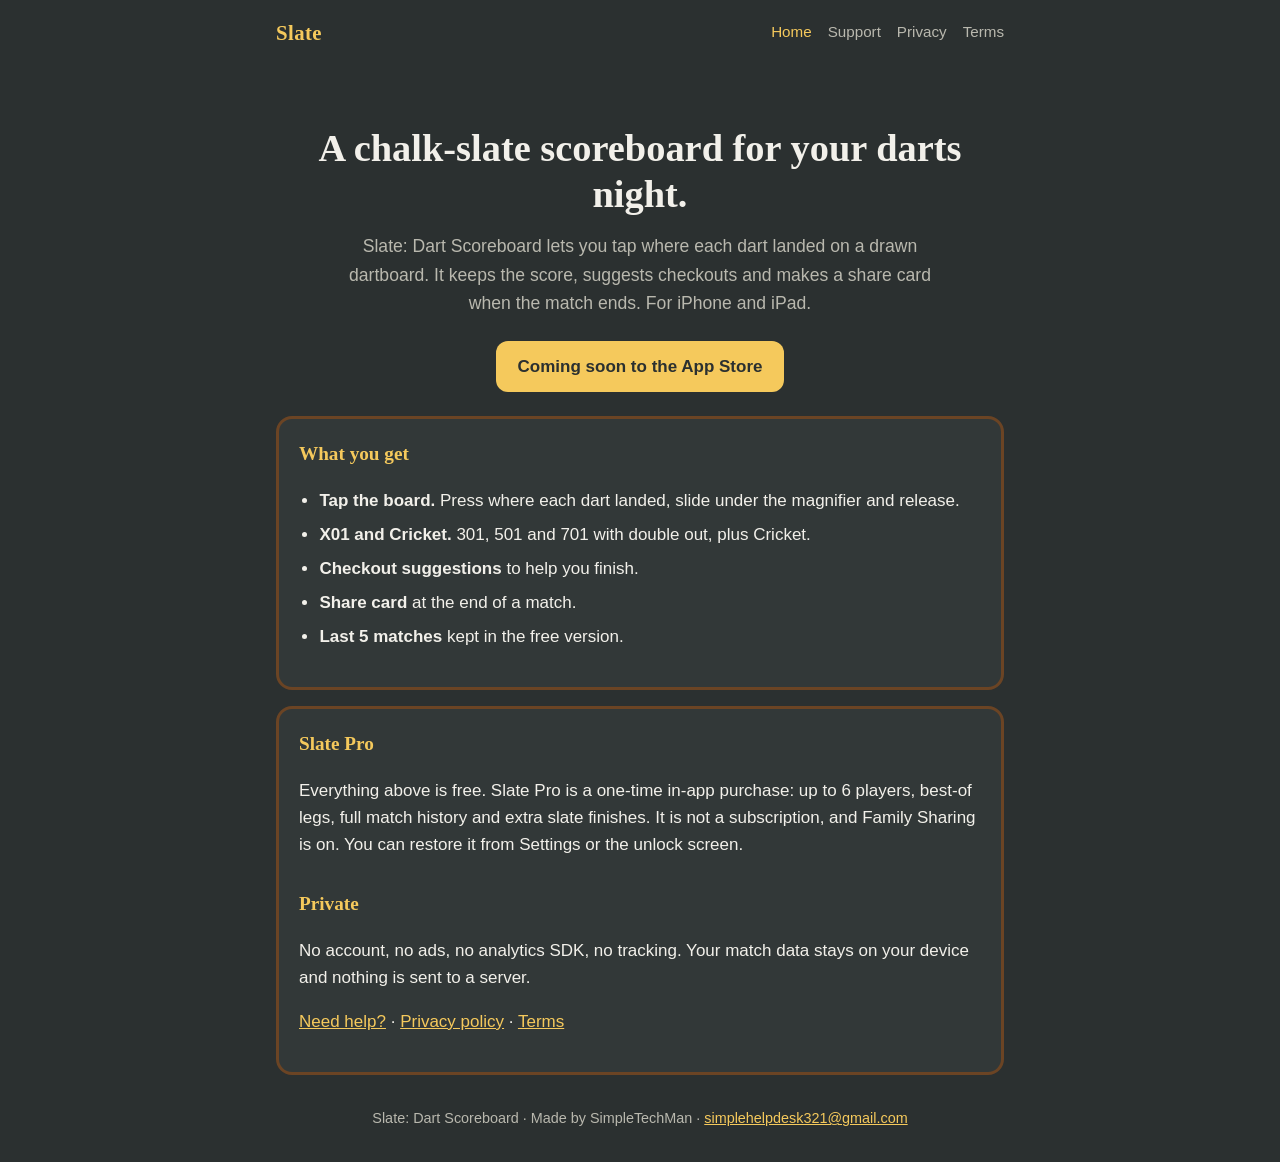
<file: docs/index.html>
<!doctype html><html lang="en"><head><meta charset="utf-8"><meta name="viewport" content="width=device-width,initial-scale=1">
<title>Slate: Dart Scoreboard · Darts Scoreboard for iPhone and iPad</title><meta name="description" content="A chalk-slate darts scoreboard for iPhone and iPad. Tap where each dart landed."><meta name="theme-color" content="#2b3030"><link rel="stylesheet" href="style.css"></head><body>
<header><a class="brand" href="index.html">Slate</a><nav><a href="index.html" aria-current="page">Home</a><a href="support.html">Support</a><a href="privacy.html">Privacy</a><a href="terms.html">Terms</a></nav></header>
<main><section class="hero"><h1>A chalk-slate scoreboard for your darts night.</h1>
<p class="lead">Slate: Dart Scoreboard lets you tap where each dart landed on a drawn dartboard. It keeps the score, suggests checkouts and makes a share card when the match ends. For iPhone and iPad.</p>
<a class="badge" href="#">Coming soon to the App Store</a></section>
<section class="card"><h2 style="margin-top:0">What you get</h2><ul class="features">
<li><strong>Tap the board.</strong> Press where each dart landed, slide under the magnifier and release.</li>
<li><strong>X01 and Cricket.</strong> 301, 501 and 701 with double out, plus Cricket.</li>
<li><strong>Checkout suggestions</strong> to help you finish.</li>
<li><strong>Share card</strong> at the end of a match.</li>
<li><strong>Last 5 matches</strong> kept in the free version.</li></ul></section>
<section class="card" style="margin-top:16px"><h2 style="margin-top:0">Slate Pro</h2>
<p>Everything above is free. Slate Pro is a one-time in-app purchase: up to 6 players, best-of legs, full match history and extra slate finishes. It is not a subscription, and Family Sharing is on. You can restore it from Settings or the unlock screen.</p>
<h2>Private</h2>
<p>No account, no ads, no analytics SDK, no tracking. Your match data stays on your device and nothing is sent to a server.</p>
<p><a href="support.html">Need help?</a> &middot; <a href="privacy.html">Privacy policy</a> &middot; <a href="terms.html">Terms</a></p></section></main>
<footer>Slate: Dart Scoreboard · Made by SimpleTechMan · <a href="mailto:simplehelpdesk321@gmail.com">simplehelpdesk321@gmail.com</a></footer></body></html>
</file>
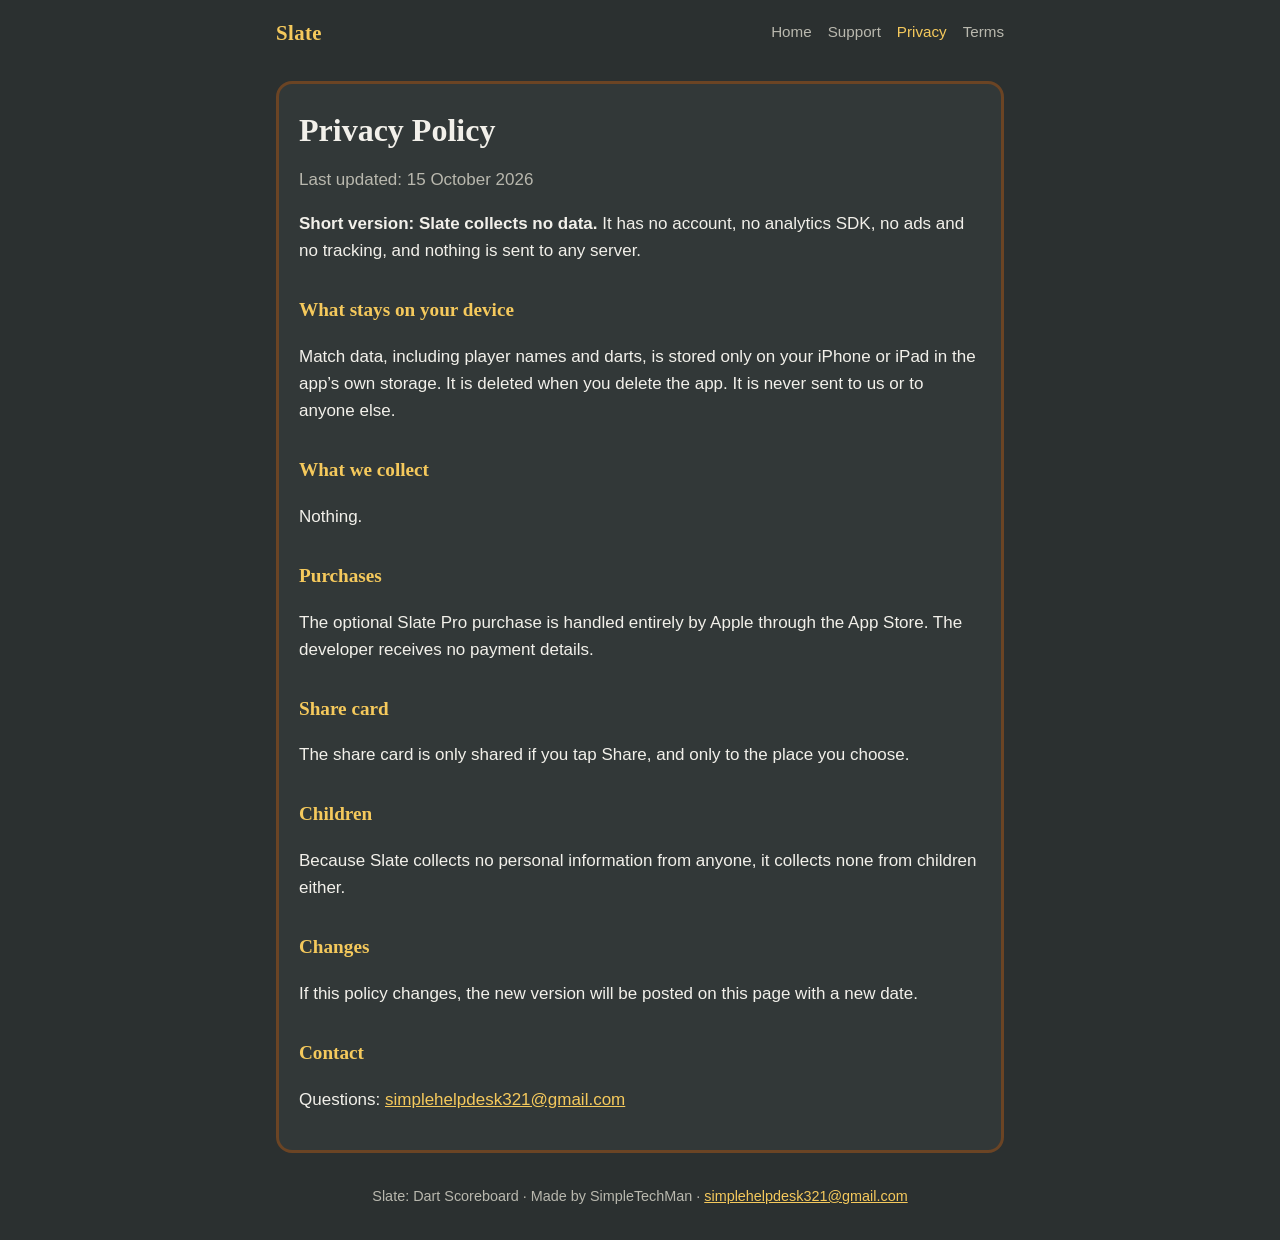
<file: docs/privacy.html>
<!doctype html><html lang="en"><head><meta charset="utf-8"><meta name="viewport" content="width=device-width,initial-scale=1">
<title>Privacy Policy · Slate: Dart Scoreboard</title><meta name="description" content="Slate: Dart Scoreboard collects no data."><meta name="theme-color" content="#2b3030"><link rel="stylesheet" href="style.css"></head><body>
<header><a class="brand" href="index.html">Slate</a><nav><a href="index.html">Home</a><a href="support.html">Support</a><a href="privacy.html" aria-current="page">Privacy</a><a href="terms.html">Terms</a></nav></header>
<main><article class="card"><h1>Privacy Policy</h1><p class="updated">Last updated: 15 October 2026</p>
<p><strong>Short version: Slate collects no data.</strong> It has no account, no analytics SDK, no ads and no tracking, and nothing is sent to any server.</p>
<h2>What stays on your device</h2><p>Match data, including player names and darts, is stored only on your iPhone or iPad in the app&rsquo;s own storage. It is deleted when you delete the app. It is never sent to us or to anyone else.</p>
<h2>What we collect</h2><p>Nothing.</p>
<h2>Purchases</h2><p>The optional Slate Pro purchase is handled entirely by Apple through the App Store. The developer receives no payment details.</p>
<h2>Share card</h2><p>The share card is only shared if you tap Share, and only to the place you choose.</p>
<h2>Children</h2><p>Because Slate collects no personal information from anyone, it collects none from children either.</p>
<h2>Changes</h2><p>If this policy changes, the new version will be posted on this page with a new date.</p>
<h2>Contact</h2><p>Questions: <a href="mailto:simplehelpdesk321@gmail.com">simplehelpdesk321@gmail.com</a></p></article></main>
<footer>Slate: Dart Scoreboard · Made by SimpleTechMan · <a href="mailto:simplehelpdesk321@gmail.com">simplehelpdesk321@gmail.com</a></footer></body></html>
</file>
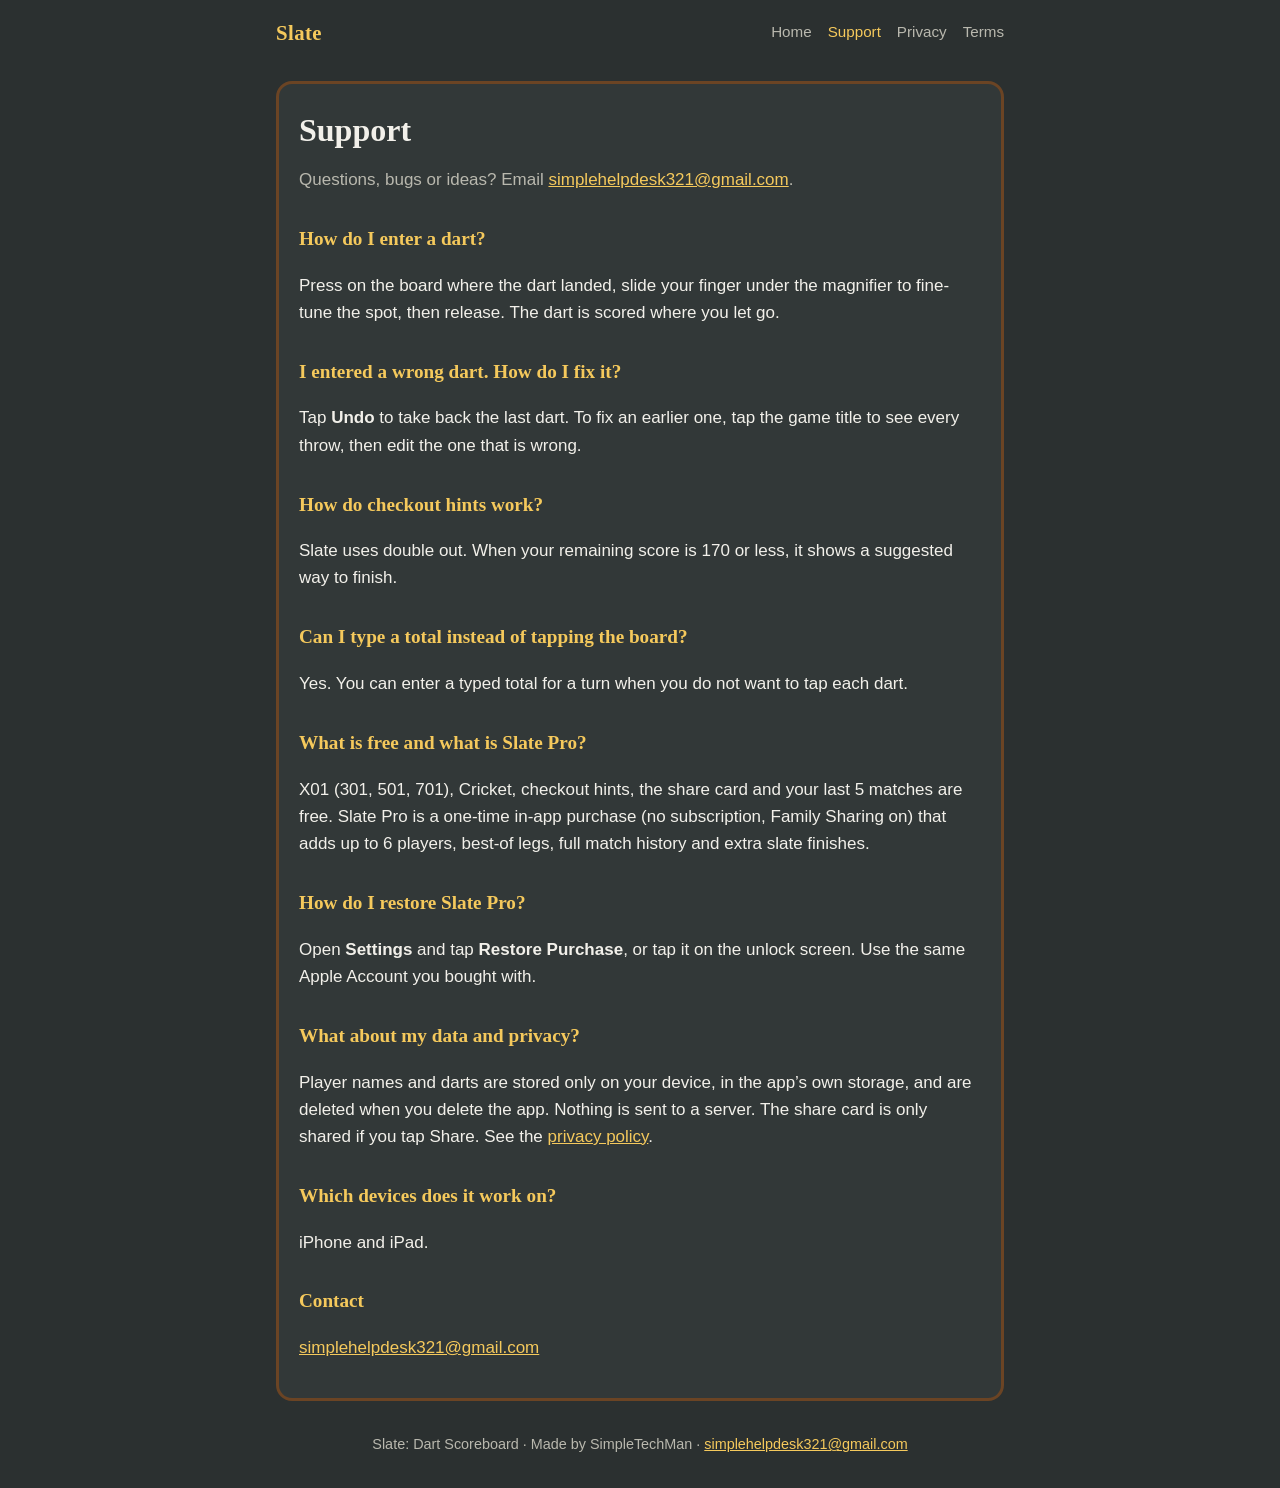
<file: docs/support.html>
<!doctype html><html lang="en"><head><meta charset="utf-8"><meta name="viewport" content="width=device-width,initial-scale=1">
<title>Support · Slate: Dart Scoreboard</title><meta name="description" content="Help and FAQ for Slate: Dart Scoreboard."><meta name="theme-color" content="#2b3030"><link rel="stylesheet" href="style.css"></head><body>
<header><a class="brand" href="index.html">Slate</a><nav><a href="index.html">Home</a><a href="support.html" aria-current="page">Support</a><a href="privacy.html">Privacy</a><a href="terms.html">Terms</a></nav></header>
<main><article class="card"><h1>Support</h1><p class="updated">Questions, bugs or ideas? Email <a href="mailto:simplehelpdesk321@gmail.com">simplehelpdesk321@gmail.com</a>.</p>
<h2>How do I enter a dart?</h2><p>Press on the board where the dart landed, slide your finger under the magnifier to fine-tune the spot, then release. The dart is scored where you let go.</p>
<h2>I entered a wrong dart. How do I fix it?</h2><p>Tap <strong>Undo</strong> to take back the last dart. To fix an earlier one, tap the game title to see every throw, then edit the one that is wrong.</p>
<h2>How do checkout hints work?</h2><p>Slate uses double out. When your remaining score is 170 or less, it shows a suggested way to finish.</p>
<h2>Can I type a total instead of tapping the board?</h2><p>Yes. You can enter a typed total for a turn when you do not want to tap each dart.</p>
<h2>What is free and what is Slate Pro?</h2><p>X01 (301, 501, 701), Cricket, checkout hints, the share card and your last 5 matches are free. Slate Pro is a one-time in-app purchase (no subscription, Family Sharing on) that adds up to 6 players, best-of legs, full match history and extra slate finishes.</p>
<h2>How do I restore Slate Pro?</h2><p>Open <strong>Settings</strong> and tap <strong>Restore Purchase</strong>, or tap it on the unlock screen. Use the same Apple Account you bought with.</p>
<h2>What about my data and privacy?</h2><p>Player names and darts are stored only on your device, in the app&rsquo;s own storage, and are deleted when you delete the app. Nothing is sent to a server. The share card is only shared if you tap Share. See the <a href="privacy.html">privacy policy</a>.</p>
<h2>Which devices does it work on?</h2><p>iPhone and iPad.</p>
<h2>Contact</h2><p><a href="mailto:simplehelpdesk321@gmail.com">simplehelpdesk321@gmail.com</a></p></article></main>
<footer>Slate: Dart Scoreboard · Made by SimpleTechMan · <a href="mailto:simplehelpdesk321@gmail.com">simplehelpdesk321@gmail.com</a></footer></body></html>
</file>
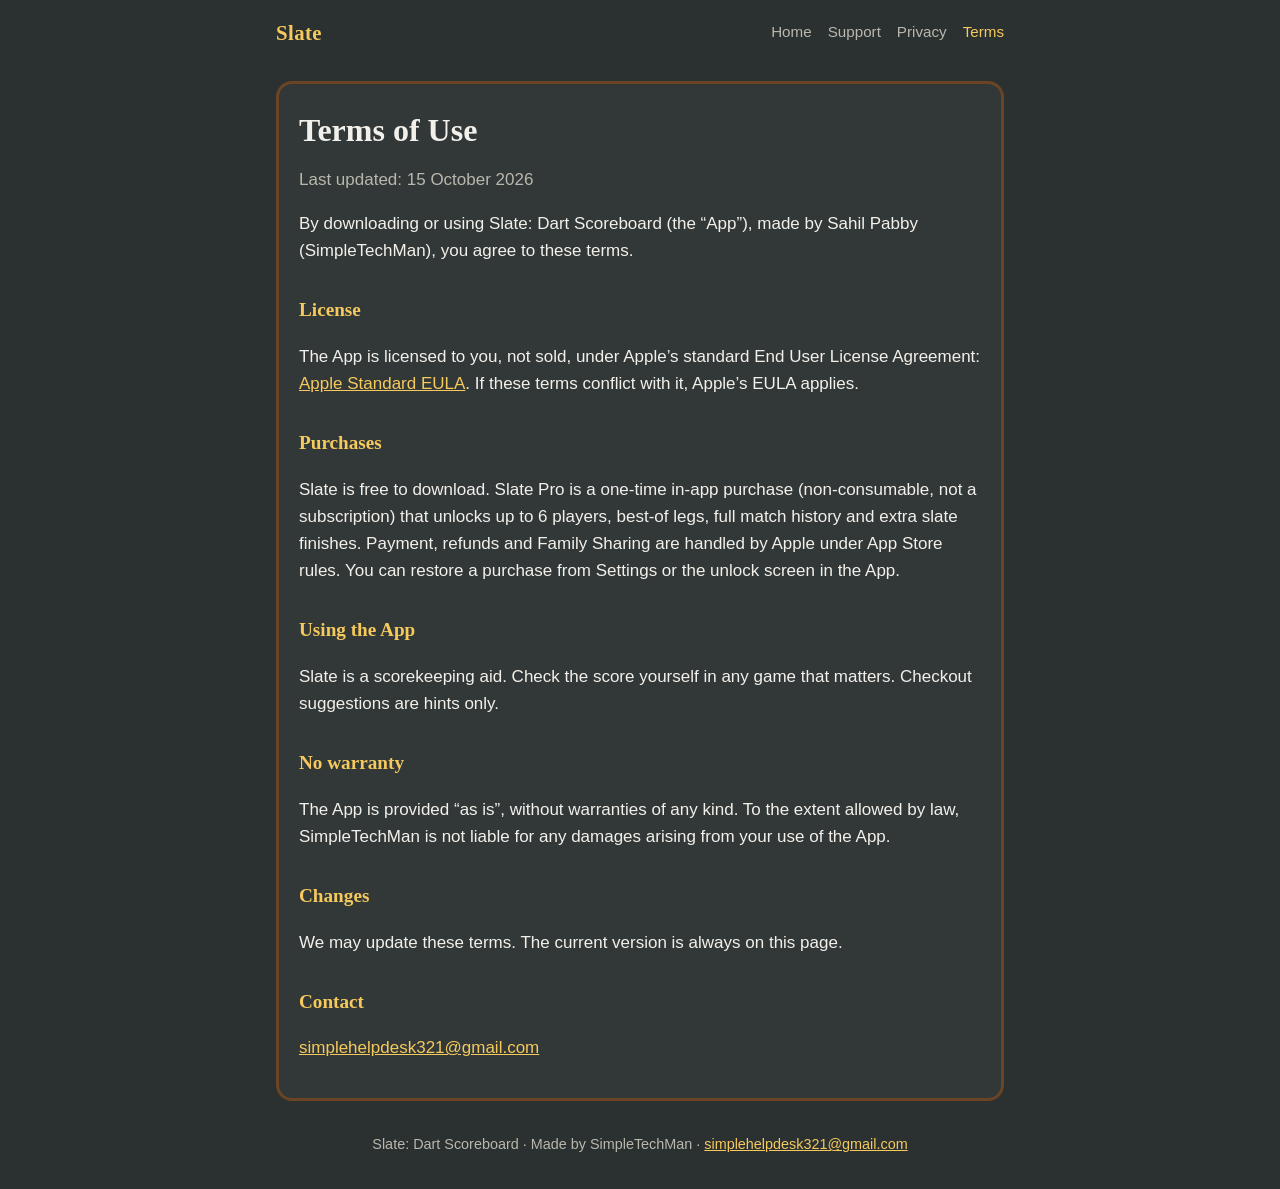
<file: docs/terms.html>
<!doctype html><html lang="en"><head><meta charset="utf-8"><meta name="viewport" content="width=device-width,initial-scale=1">
<title>Terms of Use · Slate: Dart Scoreboard</title><meta name="description" content="Terms of use for Slate: Dart Scoreboard."><meta name="theme-color" content="#2b3030"><link rel="stylesheet" href="style.css"></head><body>
<header><a class="brand" href="index.html">Slate</a><nav><a href="index.html">Home</a><a href="support.html">Support</a><a href="privacy.html">Privacy</a><a href="terms.html" aria-current="page">Terms</a></nav></header>
<main><article class="card"><h1>Terms of Use</h1><p class="updated">Last updated: 15 October 2026</p>
<p>By downloading or using Slate: Dart Scoreboard (the &ldquo;App&rdquo;), made by Sahil Pabby (SimpleTechMan), you agree to these terms.</p>
<h2>License</h2><p>The App is licensed to you, not sold, under Apple&rsquo;s standard End User License Agreement: <a href="https://www.apple.com/legal/internet-services/itunes/dev/stdeula/">Apple Standard EULA</a>. If these terms conflict with it, Apple&rsquo;s EULA applies.</p>
<h2>Purchases</h2><p>Slate is free to download. Slate Pro is a one-time in-app purchase (non-consumable, not a subscription) that unlocks up to 6 players, best-of legs, full match history and extra slate finishes. Payment, refunds and Family Sharing are handled by Apple under App Store rules. You can restore a purchase from Settings or the unlock screen in the App.</p>
<h2>Using the App</h2><p>Slate is a scorekeeping aid. Check the score yourself in any game that matters. Checkout suggestions are hints only.</p>
<h2>No warranty</h2><p>The App is provided &ldquo;as is&rdquo;, without warranties of any kind. To the extent allowed by law, SimpleTechMan is not liable for any damages arising from your use of the App.</p>
<h2>Changes</h2><p>We may update these terms. The current version is always on this page.</p>
<h2>Contact</h2><p><a href="mailto:simplehelpdesk321@gmail.com">simplehelpdesk321@gmail.com</a></p></article></main>
<footer>Slate: Dart Scoreboard · Made by SimpleTechMan · <a href="mailto:simplehelpdesk321@gmail.com">simplehelpdesk321@gmail.com</a></footer></body></html>
</file>
<file: docs/style.css>
:root{--bg:#2b3030;--card:#323838;--text:#f2f0ea;--dim:#b9b8ae;--accent:#f5c95c;--wood:#6b4424;--line:#6b4424}
*{box-sizing:border-box}
html{-webkit-text-size-adjust:100%}
body{margin:0;background:var(--bg);color:var(--text);font:17px/1.6 -apple-system,BlinkMacSystemFont,"SF Pro Text","Helvetica Neue",Arial,sans-serif}
header,main,footer{max-width:760px;margin:0 auto;padding:16px}
header{display:flex;flex-wrap:wrap;gap:8px 20px;align-items:center;justify-content:space-between}
.brand,h1,h2{font-family:"Chalkboard SE",cursive}
.brand{color:var(--accent);font-weight:700;font-size:1.3rem;text-decoration:none;letter-spacing:.02em}
nav{display:flex;flex-wrap:wrap;gap:4px 16px}
nav a{color:var(--dim);text-decoration:none;font-size:.95rem}
nav a[aria-current],nav a:hover{color:var(--accent)}
a{color:var(--accent)}
h1{font-size:2rem;line-height:1.2;margin:.2em 0 .4em}
h2{font-size:1.2rem;margin:1.6em 0 .3em;color:var(--accent)}
.card{background:var(--card);border:3px solid var(--wood);border-radius:16px;padding:20px}
.updated,.lead,footer{color:var(--dim)}
.hero{text-align:center;padding:36px 8px 24px}
.hero h1{font-size:2.4rem}
.lead{font-size:1.1rem;max-width:34em;margin:0 auto 24px}
.badge{display:inline-block;background:var(--accent);color:#2b3030;font-weight:700;padding:12px 22px;border-radius:12px;text-decoration:none}
ul.features{padding-left:1.2em}
ul.features li{margin:.4em 0}
footer{text-align:center;font-size:.9rem;padding-bottom:32px}
</file>
